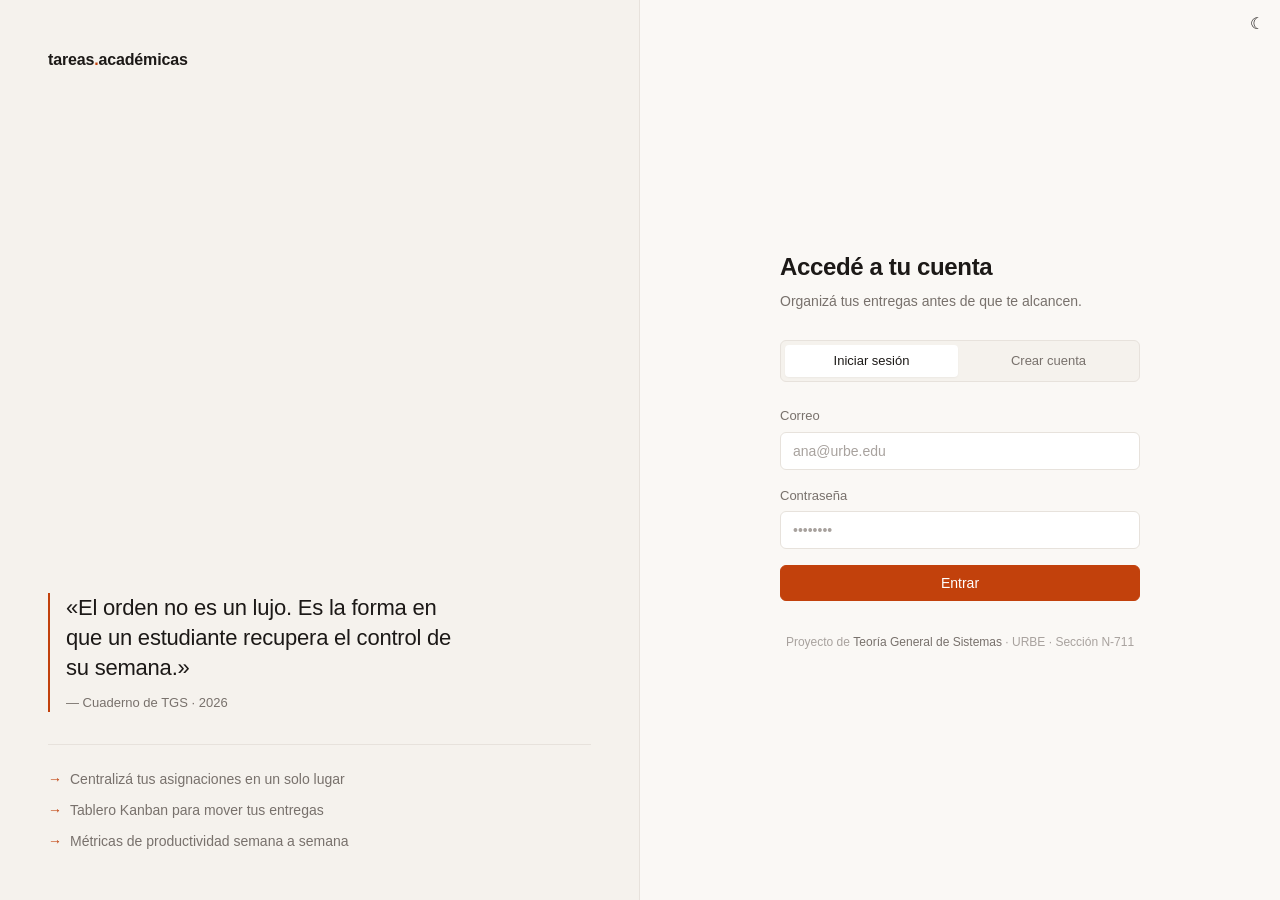
<file: app/frontend/index.html>
<!doctype html>
<html lang="es">
<head>
  <meta charset="utf-8">
  <meta name="viewport" content="width=device-width, initial-scale=1">
  <title>Cargando… · Gestión de Tareas Académicas</title>

  <script>
    // Redirige inmediatamente según exista o no token.
    // Se ejecuta antes de que se pinte nada → cero flash.
    location.replace(
      localStorage.getItem("access_token") ? "app.html" : "login.html"
    );
  </script>
</head>
<body>
  <noscript>
    <p>Necesitás activar JavaScript para usar la aplicación.</p>
    <p><a href="login.html">Ir al inicio de sesión</a></p>
  </noscript>
</body>
</html>
</file>
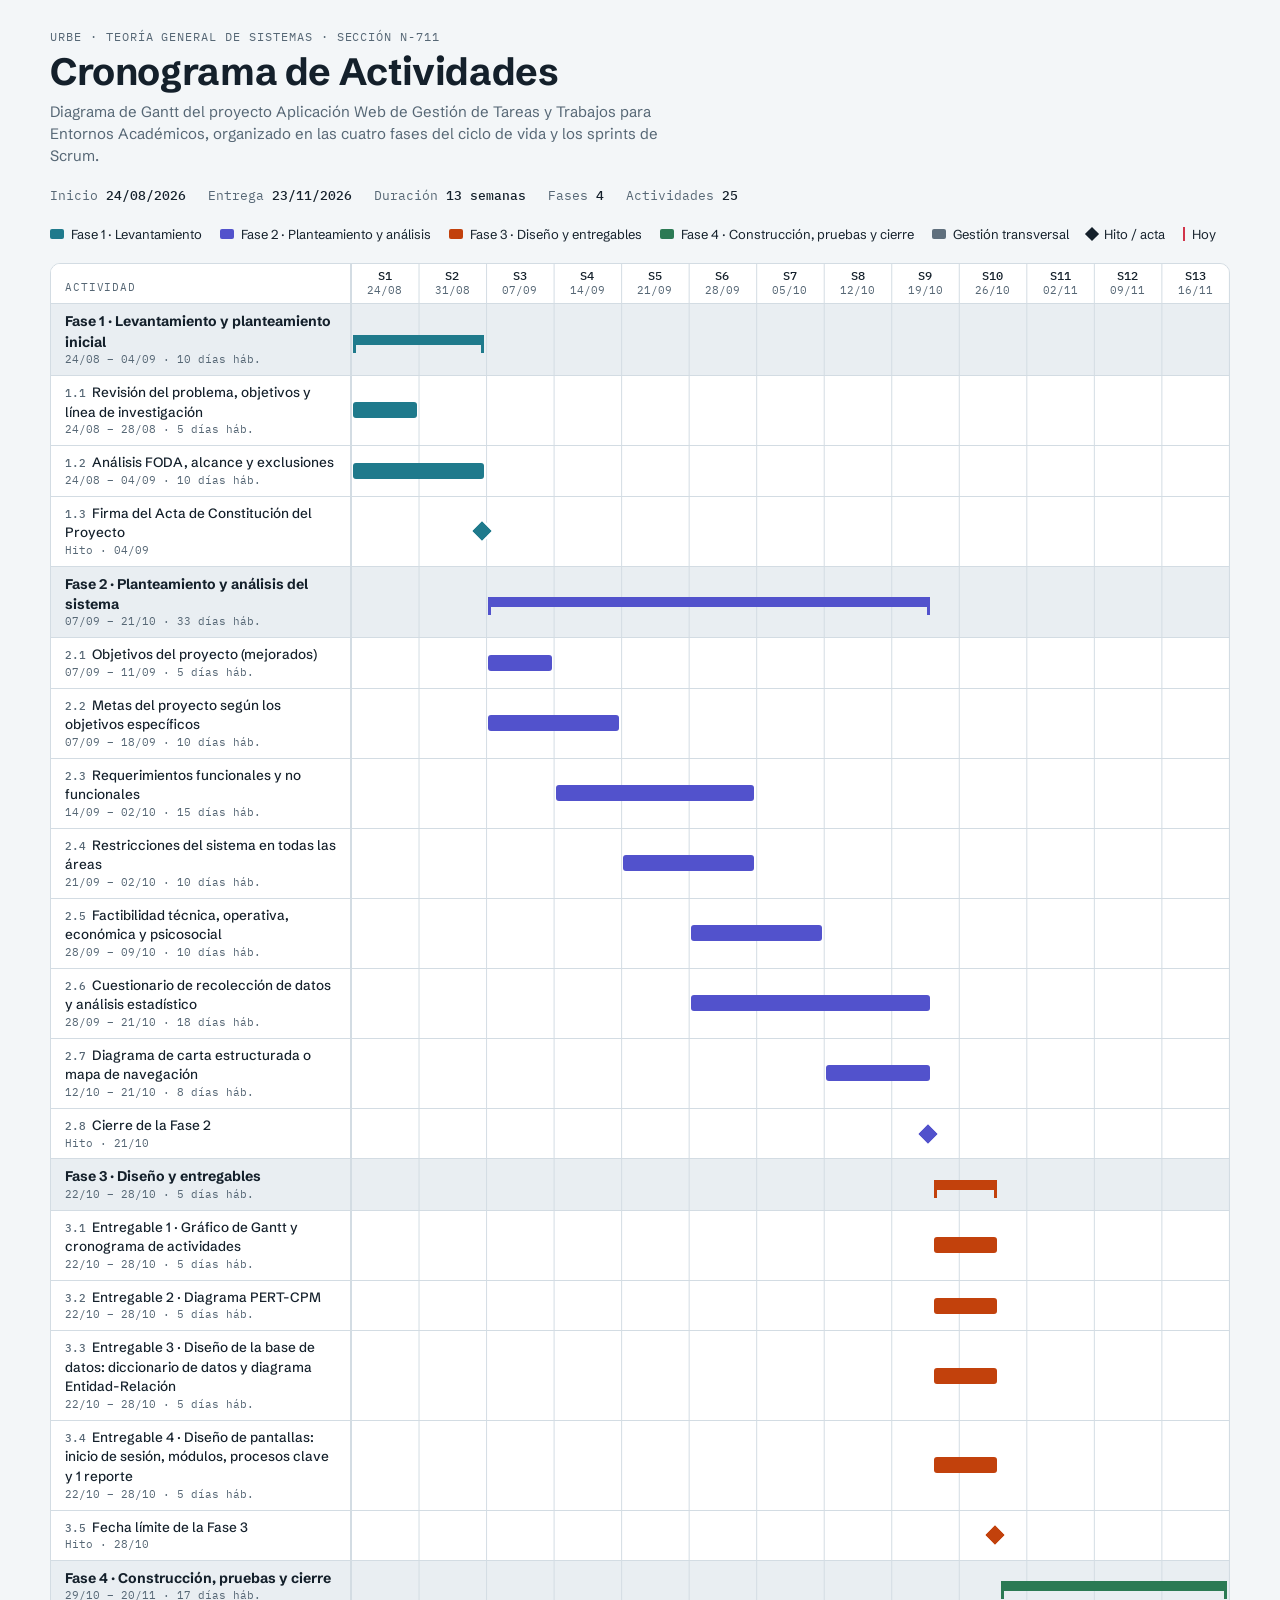
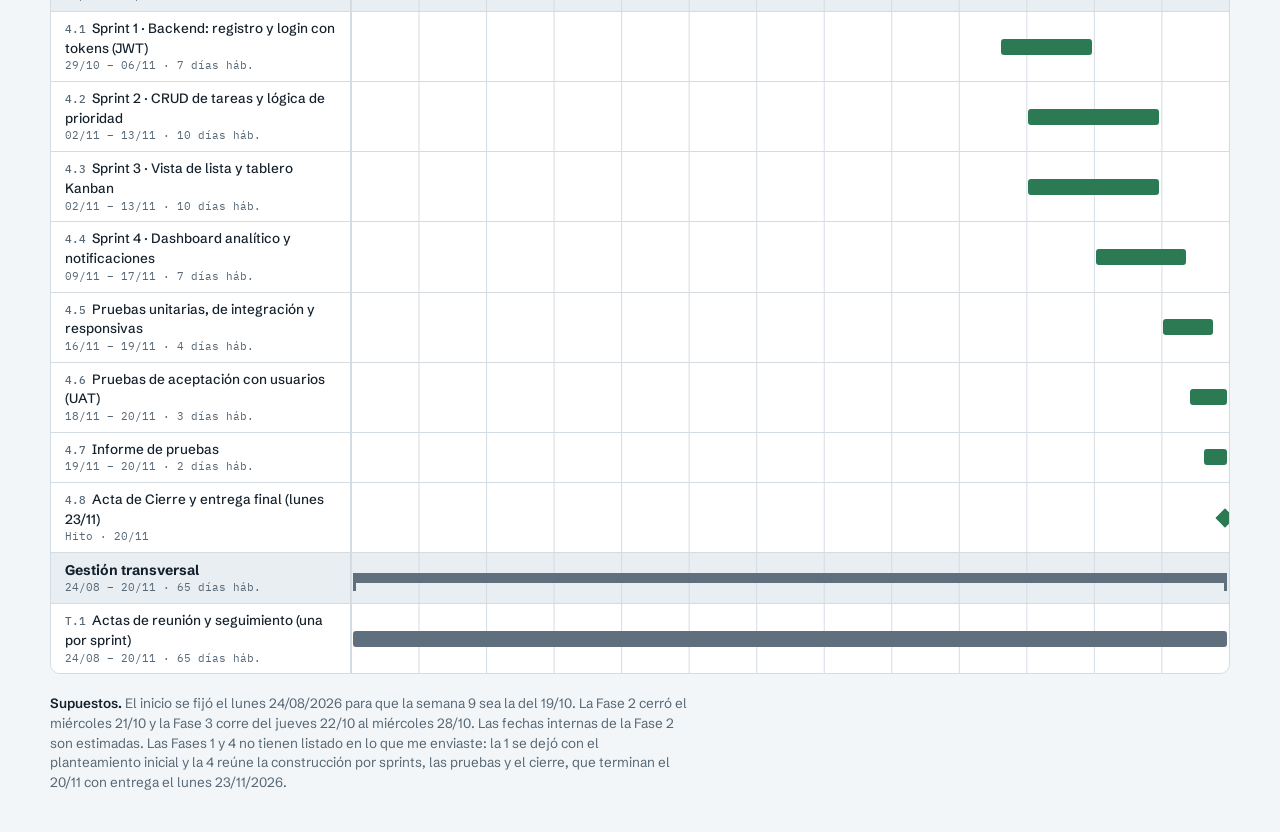
<file: Documentacion/Cronograma de Actividades.html>
<!doctype html><html><head><meta charset=utf8><meta name=viewport content="width=device-width,initial-scale=1,viewport-fit=cover"><style>:root{color-scheme:light;box-sizing:border-box;padding-top:env(safe-area-inset-top,0px);padding-bottom:env(safe-area-inset-bottom,0px)}html{scroll-padding-top:env(safe-area-inset-top,0px)}body{margin:0;padding:0;font:14px -apple-system,BlinkMacSystemFont,sans-serif;background:#fff;color:#000}img{max-width:100%}[hidden]:not([hidden=until-found i]){display:none!important}</style></head><body>
<title>Cronograma de Actividades</title>
<meta name="claude:viewport-fit-sides" content="cover">
<link rel="stylesheet" href="https://fonts.googleapis.com/css2?family=IBM+Plex+Mono:wght@400;500&family=Schibsted+Grotesk:wght@400;500;600;700&display=swap">
<style>
/* Layout: plano de obra. Columna de actividades fija a la izquierda, 13 semanas a la derecha, barras de fase en color y marcador "hoy". */
:root {
  --bg: #f3f6f8;
  --surface: #ffffff;
  --surface2: #e9eef2;
  --fg: #14202b;
  --muted: #566775;
  --line: #d3dce3;
  --f1: #1f7a8c;
  --f2: #5252cc;
  --f3: #c2410c;
  --f4: #2b7a54;
  --fx: #5f6f7d;
  --on-bar: #ffffff;
  --today: #d1344a;
  --display: "Schibsted Grotesk", system-ui, -apple-system, "Segoe UI", sans-serif;
  --mono: "IBM Plex Mono", ui-monospace, Menlo, Consolas, monospace;
  --label: min(300px, 46vw);
  --wk: 40px;
}
@media (prefers-color-scheme: dark) {
  :root:not([data-theme="light"]) {
    --bg: #0e1a22; --surface: #14232d; --surface2: #1b2d39; --fg: #e5edf2; --muted: #93a5b3; --line: #28394548;
    --f1: #4fb3c6; --f2: #9293f2; --f3: #f28b57; --f4: #5fc08a; --fx: #9aa9b6; --on-bar: #0a141a; --today: #ff6f86;
    color-scheme: dark;
  }
}
:root[data-theme="dark"] {
  --bg: #0e1a22; --surface: #14232d; --surface2: #1b2d39; --fg: #e5edf2; --muted: #93a5b3; --line: #28394548;
  --f1: #4fb3c6; --f2: #9293f2; --f3: #f28b57; --f4: #5fc08a; --fx: #9aa9b6; --on-bar: #0a141a; --today: #ff6f86;
  color-scheme: dark;
}
* { box-sizing: border-box; }
body {
  background: var(--bg); color: var(--fg); font-family: var(--display); font-size: 15px; line-height: 1.45;
  margin: 0; padding-block: 28px 40px;
  padding-left: max(16px, env(safe-area-inset-left, 0px));
  padding-right: max(16px, env(safe-area-inset-right, 0px));
}
.wrap { max-width: 1180px; margin: 0 auto; display: flex; flex-direction: column; gap: 20px; }
.eyebrow { font-family: var(--mono); font-size: 12px; letter-spacing: .08em; text-transform: uppercase; color: var(--muted); margin: 0 0 6px; }
h1 { font-size: clamp(26px, 4.4vw, 38px); line-height: 1.1; margin: 0 0 8px; font-weight: 700; text-wrap: balance; letter-spacing: -.01em; }
.sub { margin: 0; color: var(--muted); max-width: 70ch; }
.meta { display: flex; flex-wrap: wrap; gap: 8px 22px; font-family: var(--mono); font-size: 12.5px; color: var(--muted); }
.meta b { color: var(--fg); font-weight: 500; }
.legend { display: flex; flex-wrap: wrap; gap: 8px 18px; font-size: 13px; }
.legend span { display: inline-flex; align-items: center; gap: 7px; }
.sw { width: 14px; height: 10px; border-radius: 2px; display: inline-block; }
.dm { width: 10px; height: 10px; transform: rotate(45deg); background: var(--fg); display: inline-block; }
.tl { width: 2px; height: 14px; background: var(--today); display: inline-block; }
.chart { overflow-x: auto; background: var(--surface); border: 1px solid var(--line); border-radius: 10px; }
.inner { position: relative; min-width: calc(var(--label) + 13 * var(--wk)); }
.row { display: grid; grid-template-columns: var(--label) 1fr; border-bottom: 1px solid var(--line); min-height: 40px; }
.row:last-child { border-bottom: 0; }
.lab { position: sticky; left: 0; z-index: 3; background: var(--surface); padding: 7px 12px 7px 14px; display: flex; flex-direction: column; justify-content: center; min-width: 0; border-right: 1px solid var(--line); }
.t { font-size: 13.5px; font-weight: 500; overflow-wrap: anywhere; }
.d { font-family: var(--mono); font-size: 11px; color: var(--muted); font-variant-numeric: tabular-nums; }
.n { font-family: var(--mono); font-size: 11px; color: var(--muted); margin-right: 6px; font-variant-numeric: tabular-nums; }
.track { display: grid; grid-template-columns: repeat(13, 1fr); align-items: center; padding-block: 11px;
  background-image: linear-gradient(to right, var(--line) 1px, transparent 1px); background-size: calc(100% / 13) 100%; }
.bar { height: 16px; border-radius: 3px; margin-inline: 2px; background: var(--c); }
.ms { justify-self: start; width: 14px; height: 14px; transform: rotate(45deg); background: var(--c); margin-right: 3px; outline: 2px solid var(--surface); }
.phase { background: var(--surface2); }
.phase .lab { background: var(--surface2); }
.phase .t { font-weight: 700; font-size: 14px; }
.phase .bar { height: 10px; border-radius: 0; position: relative; }
.phase .bar::before, .phase .bar::after { content: ""; position: absolute; top: 0; width: 3px; height: 18px; background: var(--c); }
.phase .bar::before { left: 0; } .phase .bar::after { right: 0; }
.head { background: var(--surface); }
.head .lab { justify-content: flex-end; font-family: var(--mono); font-size: 11px; color: var(--muted); text-transform: uppercase; letter-spacing: .08em; }
.head .track { padding-block: 0; align-items: stretch; }
.wkc { text-align: center; padding: 5px 0; font-family: var(--mono); font-size: 10.5px; line-height: 1.25; color: var(--muted); font-variant-numeric: tabular-nums; }
.wkc b { display: block; color: var(--fg); font-weight: 500; font-size: 11.5px; }
.f1 { --c: var(--f1); } .f2 { --c: var(--f2); } .f3 { --c: var(--f3); } .f4 { --c: var(--f4); } .fx { --c: var(--fx); }
.today { position: absolute; top: 0; bottom: 0; width: 2px; background: var(--today); z-index: 2; pointer-events: none;
  left: calc(var(--label) + (100% - var(--label)) * var(--p)); }
.today span { position: absolute; top: 2px; left: 5px; font-family: var(--mono); font-size: 10px; color: var(--today); white-space: nowrap; background: var(--surface); padding: 0 3px; }
.notes { font-size: 13.5px; color: var(--muted); max-width: 80ch; margin: 0; }
.notes b { color: var(--fg); font-weight: 600; }
</style>

<div class="wrap">
  <header>
    <p class="eyebrow">URBE · Teoría General de Sistemas · Sección N-711</p>
    <h1>Cronograma de Actividades</h1>
    <p class="sub">Diagrama de Gantt del proyecto Aplicación Web de Gestión de Tareas y Trabajos para Entornos Académicos, organizado en las cuatro fases del ciclo de vida y los sprints de Scrum.</p>
  </header>

  <div class="meta">
    <span>Inicio <b>24/08/2026</b></span>
    <span>Entrega <b>23/11/2026</b></span>
    <span>Duración <b>13 semanas</b></span>
    <span>Fases <b>4</b></span>
    <span>Actividades <b id="count">0</b></span>
  </div>

  <div class="legend">
    <span><i class="sw" style="background:var(--f1)"></i>Fase 1 · Levantamiento</span>
    <span><i class="sw" style="background:var(--f2)"></i>Fase 2 · Planteamiento y análisis</span>
    <span><i class="sw" style="background:var(--f3)"></i>Fase 3 · Diseño y entregables</span>
    <span><i class="sw" style="background:var(--f4)"></i>Fase 4 · Construcción, pruebas y cierre</span>
    <span><i class="sw" style="background:var(--fx)"></i>Gestión transversal</span>
    <span><i class="dm"></i>Hito / acta</span>
    <span><i class="tl"></i>Hoy</span>
  </div>

  <div class="chart" role="region" aria-label="Diagrama de Gantt" tabindex="0">
    <div class="inner" id="gantt"></div>
  </div>

  <p class="notes"><b>Supuestos.</b> El inicio se fijó el lunes 24/08/2026 para que la semana 9 sea la del 19/10. La Fase 2 cerró el miércoles 21/10 y la Fase 3 corre del jueves 22/10 al miércoles 28/10. Las fechas internas de la Fase 2 son estimadas. Las Fases 1 y 4 no tienen listado en lo que me enviaste: la 1 se dejó con el planteamiento inicial y la 4 reúne la construcción por sprints, las pruebas y el cierre, que terminan el 20/11 con entrega el lunes 23/11/2026.</p>
</div>

<script>
var START = new Date(2026, 7, 24);
var WEEKS = 13;
var DATA = [
  { cls: "f1", name: "Fase 1 · Levantamiento y planteamiento inicial", s: 1, e: 2, items: [
    { n: "1.1", t: "Revisión del problema, objetivos y línea de investigación", s: 1, e: 1 },
    { n: "1.2", t: "Análisis FODA, alcance y exclusiones", s: 1, e: 2 },
    { n: "1.3", t: "Firma del Acta de Constitución del Proyecto", s: 2, e: 2, ms: true }
  ]},
  { cls: "f2", name: "Fase 2 · Planteamiento y análisis del sistema", s: 3, e: 9, d: 2, items: [
    { n: "2.1", t: "Objetivos del proyecto (mejorados)", s: 3, e: 3 },
    { n: "2.2", t: "Metas del proyecto según los objetivos específicos", s: 3, e: 4 },
    { n: "2.3", t: "Requerimientos funcionales y no funcionales", s: 4, e: 6 },
    { n: "2.4", t: "Restricciones del sistema en todas las áreas", s: 5, e: 6 },
    { n: "2.5", t: "Factibilidad técnica, operativa, económica y psicosocial", s: 6, e: 7 },
    { n: "2.6", t: "Cuestionario de recolección de datos y análisis estadístico", s: 6, e: 9, d: 2 },
    { n: "2.7", t: "Diagrama de carta estructurada o mapa de navegación", s: 8, e: 9, d: 2 },
    { n: "2.8", t: "Cierre de la Fase 2", s: 9, e: 9, d: 2, ms: true }
  ]},
  { cls: "f3", name: "Fase 3 · Diseño y entregables", s: 9, e: 10, d: 2, sd: 3, items: [
    { n: "3.1", t: "Entregable 1 · Gráfico de Gantt y cronograma de actividades", s: 9, e: 10, d: 2, sd: 3 },
    { n: "3.2", t: "Entregable 2 · Diagrama PERT-CPM", s: 9, e: 10, d: 2, sd: 3 },
    { n: "3.3", t: "Entregable 3 · Diseño de la base de datos: diccionario de datos y diagrama Entidad-Relación", s: 9, e: 10, d: 2, sd: 3 },
    { n: "3.4", t: "Entregable 4 · Diseño de pantallas: inicio de sesión, módulos, procesos clave y 1 reporte", s: 9, e: 10, d: 2, sd: 3 },
    { n: "3.5", t: "Fecha límite de la Fase 3", s: 10, e: 10, d: 2, ms: true }
  ]},
  { cls: "f4", name: "Fase 4 · Construcción, pruebas y cierre", s: 10, e: 13, sd: 3, items: [
    { n: "4.1", t: "Sprint 1 · Backend: registro y login con tokens (JWT)", s: 10, e: 11, sd: 3 },
    { n: "4.2", t: "Sprint 2 · CRUD de tareas y lógica de prioridad", s: 11, e: 12 },
    { n: "4.3", t: "Sprint 3 · Vista de lista y tablero Kanban", s: 11, e: 12 },
    { n: "4.4", t: "Sprint 4 · Dashboard analítico y notificaciones", s: 12, e: 13, d: 1 },
    { n: "4.5", t: "Pruebas unitarias, de integración y responsivas", s: 13, e: 13, d: 3 },
    { n: "4.6", t: "Pruebas de aceptación con usuarios (UAT)", s: 13, e: 13, sd: 2 },
    { n: "4.7", t: "Informe de pruebas", s: 13, e: 13, sd: 3 },
    { n: "4.8", t: "Acta de Cierre y entrega final (lunes 23/11)", s: 13, e: 13, ms: true }
  ]},
  { cls: "fx", name: "Gestión transversal", s: 1, e: 13, items: [
    { n: "T.1", t: "Actas de reunión y seguimiento (una por sprint)", s: 1, e: 13 }
  ]}
];

function p2(n) { return (n < 10 ? "0" : "") + n; }
function fmt(d) { return p2(d.getDate()) + "/" + p2(d.getMonth() + 1); }
function wkStart(w) { return new Date(2026, 7, 24 + (w - 1) * 7); }
function wkEnd(w, d) { return new Date(2026, 7, 24 + (w - 1) * 7 + (d == null ? 4 : d)); }
function range(s, e, d, sd) { return fmt(sd ? new Date(2026, 7, 24 + (s - 1) * 7 + sd) : wkStart(s)) + " – " + fmt(wkEnd(e, d)); }
function bd(s, e, d, sd) { return (e - s) * 5 + (d == null ? 4 : d) - (sd || 0) + 1; }
function esc(s) { return String(s).replace(/&/g, "&amp;").replace(/</g, "&lt;"); }

var html = '<div class="row head"><div class="lab">Actividad</div><div class="track">';
for (var w = 1; w <= WEEKS; w++) html += '<div class="wkc"><b>S' + w + '</b>' + fmt(wkStart(w)) + '</div>';
html += '</div></div>';

function barStyle(s, e, d, sd) {
  var a = (s - 1) + (sd || 0) / 5, b = (e - 1) + ((d == null ? 4 : d) + 1) / 5;
  return "grid-column:1/-1;justify-self:start;margin-left:calc(" + (a / WEEKS * 100).toFixed(3) + "% + 2px);width:calc(" + ((b - a) / WEEKS * 100).toFixed(3) + "% - 4px)";
}
function msStyle(e, d) {
  var x = (e - 1) + ((d == null ? 4 : d) + 1) / 5;
  return "grid-column:1/-1;justify-self:start;margin-right:0;margin-left:calc(" + (x / WEEKS * 100).toFixed(3) + "% - 11px)";
}
var count = 0;
DATA.forEach(function (ph) {
  html += '<div class="row phase ' + ph.cls + '"><div class="lab"><span class="t">' + esc(ph.name) + '</span><span class="d">' + range(ph.s, ph.e, ph.d, ph.sd) + ' · ' + bd(ph.s, ph.e, ph.d, ph.sd) + ' días háb.</span></div>' +
    '<div class="track"><div class="bar" style="' + barStyle(ph.s, ph.e, ph.d, ph.sd) + '"></div></div></div>';
  ph.items.forEach(function (it) {
    count++;
    var dates = it.ms ? 'Hito · ' + fmt(wkEnd(it.e, it.d)) : range(it.s, it.e, it.d, it.sd) + ' · ' + bd(it.s, it.e, it.d, it.sd) + ' días háb.';
    var mark = it.ms
      ? '<div class="ms" style="' + msStyle(it.e, it.d) + '"></div>'
      : '<div class="bar" style="' + barStyle(it.s, it.e, it.d, it.sd) + '"></div>';
    html += '<div class="row item ' + ph.cls + '"><div class="lab"><span class="t"><span class="n">' + it.n + '</span>' + esc(it.t) + '</span><span class="d">' + dates + '</span></div>' +
      '<div class="track">' + mark + '</div></div>';
  });
});

var days = (Date.now() - START.getTime()) / 86400000;
if (days >= 0 && days < WEEKS * 7) {
  html += '<div class="today" style="--p:' + (days / (WEEKS * 7)).toFixed(4) + '"><span>Hoy ' + fmt(new Date()) + '</span></div>';
}
document.getElementById("gantt").innerHTML = html;
document.getElementById("count").textContent = count;
</script>

</body></html>
</file>
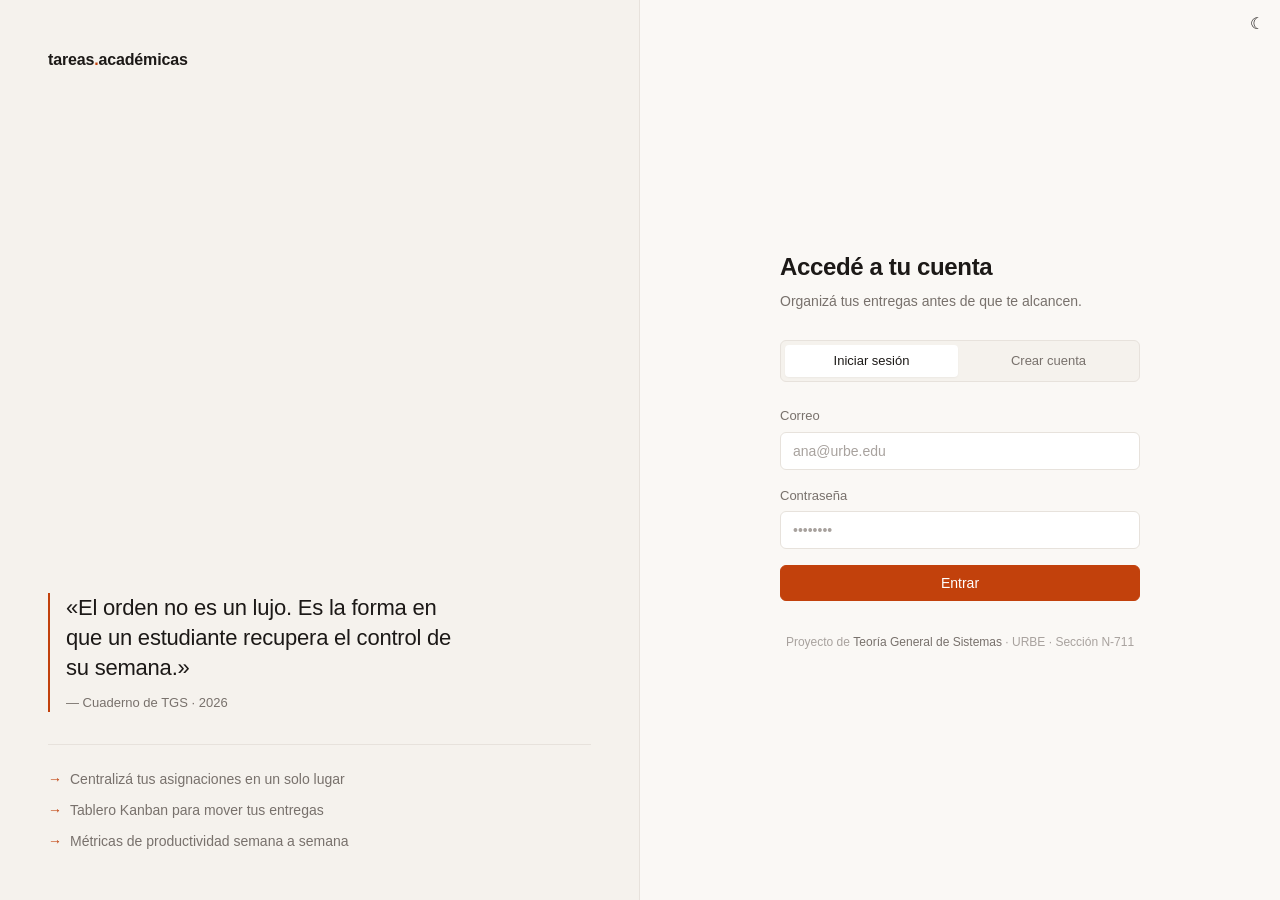
<file: app/frontend/login.html>
<!doctype html>
<html lang="es">
<head>
  <meta charset="utf-8">
  <meta name="viewport" content="width=device-width, initial-scale=1">
  <title>Acceder · Gestión de Tareas Académicas</title>

  <link rel="stylesheet" href="css/base.css">
  <link rel="stylesheet" href="css/auth.css">

  <script>
    // Guard de sesión: si ya hay token, directo a la app.
    if (localStorage.getItem("access_token")) location.replace("app.html");

    // Tema antes del primer paint (evita flash blanco→oscuro).
    (function () {
      const t = localStorage.getItem("theme")
        || (window.matchMedia("(prefers-color-scheme: dark)").matches ? "dark" : "light");
      document.documentElement.dataset.theme = t;
    })();
  </script>
</head>
<body>

  <main class="auth-layout">

    <!-- ─── Aside: branding editorial ─────────────────────── -->
    <aside class="auth-aside">
      <div class="auth-brand">
        <span class="brand-name">tareas<span class="brand-dot">.</span>académicas</span>
      </div>

      <blockquote class="auth-quote">
        <p>«El orden no es un lujo. Es la forma en que un estudiante recupera el control de su semana.»</p>
        <footer>— Cuaderno de TGS · 2026</footer>
      </blockquote>

      <ul class="auth-features">
        <li>Centralizá tus asignaciones en un solo lugar</li>
        <li>Tablero Kanban para mover tus entregas</li>
        <li>Métricas de productividad semana a semana</li>
      </ul>
    </aside>

    <!-- ─── Panel: formularios ────────────────────────────── -->
    <section class="auth-panel">

      <button class="theme-toggle" data-theme-toggle
              aria-label="Cambiar tema" title="Cambiar tema">
        <span data-theme-icon>◐</span>
      </button>

      <div class="auth-card">

        <header class="auth-header">
          <h1 class="auth-title">Accedé a tu cuenta</h1>
          <p class="auth-subtitle">Organizá tus entregas antes de que te alcancen.</p>
        </header>

        <div class="auth-tabs" role="tablist" aria-label="Acceso">
          <button role="tab" class="auth-tab is-active" data-tab="login" aria-selected="true">
            Iniciar sesión
          </button>
          <button role="tab" class="auth-tab" data-tab="registro" aria-selected="false">
            Crear cuenta
          </button>
        </div>

        <!-- Panel: Login -->
        <div class="auth-form" data-form-panel="login">
          <form data-form="login" method="post" onsubmit="return false" novalidate>
            <div class="field">
              <label for="login-email">Correo</label>
              <input id="login-email" name="email" type="email"
                     autocomplete="email" required
                     placeholder="ana@urbe.edu" spellcheck="false">
            </div>
            <div class="field">
              <label for="login-password">Contraseña</label>
              <input id="login-password" name="password" type="password"
                     autocomplete="current-password" required
                     placeholder="••••••••">
            </div>
            <p class="form-error" data-error-for="login" hidden></p>
            <button type="submit" class="btn btn-primary btn-block">Entrar</button>
          </form>
        </div>

        <!-- Panel: Registro -->
        <div class="auth-form" data-form-panel="registro" hidden>
          <form data-form="registro" method="post" onsubmit="return false" novalidate>
            <div class="field">
              <label for="reg-nombre">Nombre completo</label>
              <input id="reg-nombre" name="nombre" type="text"
                     autocomplete="name" required minlength="2" maxlength="100"
                     placeholder="Ana Pérez">
            </div>
            <div class="field">
              <label for="reg-email">Correo</label>
              <input id="reg-email" name="email" type="email"
                     autocomplete="email" required
                     placeholder="ana@urbe.edu" spellcheck="false">
            </div>
            <div class="field">
              <label for="reg-password">Contraseña</label>
              <input id="reg-password" name="password" type="password"
                     autocomplete="new-password" required minlength="8" maxlength="128"
                     placeholder="Mínimo 8 caracteres">
            </div>
            <p class="form-error" data-error-for="registro" hidden></p>
            <button type="submit" class="btn btn-primary btn-block">Crear cuenta</button>
          </form>
        </div>

      </div>

      <p class="auth-footer">
        Proyecto de <strong>Teoría General de Sistemas</strong> · URBE · Sección N-711
      </p>
    </section>

  </main>

  <script type="module" src="js/auth.js"></script>
</body>
</html>
</file>
<file: app/frontend/css/base.css>
/* ==========================================================================
   base.css — Reset, variables de tema, primitivas compartidas
   ========================================================================== */

/* ─── Tokens: tema claro (default) ─────────────────────────────────────── */
:root {
  --bg:           #faf8f5;
  --surface:      #ffffff;
  --surface-2:    #f5f2ed;
  --border:       #e7e2dc;
  --border-strong:#d6cfc6;
  --text:         #1c1917;
  --text-muted:   #78716c;
  --text-dim:     #a8a29e;

  --accent:       #c2410c;
  --accent-hover: #9a3412;
  --accent-soft:  #fef3ec;

  --danger:       #b91c1c;
  --danger-soft:  #fef2f2;
  --success:      #15803d;
  --success-soft: #f0fdf4;
  --warning:      #b45309;
  --warning-soft: #fffbeb;

  --radius-sm: 4px;
  --radius:    6px;
  --radius-lg: 10px;

  --shadow-sm: 0 1px 2px rgba(28, 25, 23, 0.04);
  --shadow:    0 4px 12px rgba(28, 25, 23, 0.06);
  --shadow-lg: 0 20px 60px rgba(28, 25, 23, 0.18);

  --font-sans: -apple-system, BlinkMacSystemFont, "Segoe UI", Roboto,
               "Helvetica Neue", Arial, sans-serif;
  --font-mono: ui-monospace, SFMono-Regular, "SF Mono", Menlo,
               Consolas, monospace;

  color-scheme: light;
}

/* ─── Tokens: tema oscuro ──────────────────────────────────────────────── */
[data-theme="dark"] {
  --bg:           #18181b;
  --surface:      #1f1f23;
  --surface-2:    #26262b;
  --border:       #2d2d32;
  --border-strong:#3f3f46;
  --text:         #fafaf9;
  --text-muted:   #a1a1aa;
  --text-dim:     #71717a;

  --accent:       #fb923c;
  --accent-hover: #fdba74;
  --accent-soft:  #3a2415;

  --danger:       #f87171;
  --danger-soft:  #3b1414;
  --success:      #4ade80;
  --success-soft: #14311f;
  --warning:      #fbbf24;
  --warning-soft: #3a2a0f;

  --shadow-sm: 0 1px 2px rgba(0, 0, 0, 0.3);
  --shadow:    0 4px 12px rgba(0, 0, 0, 0.3);
  --shadow-lg: 0 20px 60px rgba(0, 0, 0, 0.6);

  color-scheme: dark;
}

/* ─── Reset ────────────────────────────────────────────────────────────── */
*, *::before, *::after { box-sizing: border-box; }

html {
  -webkit-text-size-adjust: 100%;
  font-feature-settings: "kern" 1, "liga" 1, "calt" 1;
}

body {
  margin: 0;
  font-family: var(--font-sans);
  font-size: 15px;
  line-height: 1.5;
  color: var(--text);
  background: var(--bg);
  -webkit-font-smoothing: antialiased;
  -moz-osx-font-smoothing: grayscale;
  font-variant-numeric: tabular-nums;
}

h1, h2, h3, h4, p, figure, blockquote, ul, ol {
  margin: 0;
  padding: 0;
}
ul, ol { list-style: none; }

img, svg, canvas {
  display: block;
  max-width: 100%;
}

button, input, select, textarea {
  font: inherit;
  color: inherit;
}

button {
  background: none;
  border: none;
  padding: 0;
  cursor: pointer;
}

a {
  color: var(--accent);
  text-decoration: none;
}
a:hover { text-decoration: underline; }

/* Focus visible consistente en todo el sitio */
:focus-visible {
  outline: 2px solid var(--accent);
  outline-offset: 2px;
  border-radius: var(--radius-sm);
}

::selection {
  background: var(--accent-soft);
  color: var(--accent);
}

/* ─── Tipografía ───────────────────────────────────────────────────────── */
.brand-name {
  font-weight: 600;
  letter-spacing: -0.01em;
  font-size: 1rem;
  color: var(--text);
}
.brand-dot { color: var(--accent); }

/* ─── Botones ──────────────────────────────────────────────────────────── */
.btn {
  display: inline-flex;
  align-items: center;
  justify-content: center;
  gap: 0.4rem;
  height: 36px;
  padding: 0 0.875rem;
  border-radius: var(--radius);
  border: 1px solid transparent;
  font-size: 0.875rem;
  font-weight: 500;
  line-height: 1;
  transition: background-color 150ms ease, border-color 150ms ease,
              color 150ms ease, transform 100ms ease;
  white-space: nowrap;
}
.btn:active { transform: translateY(1px); }

.btn-primary {
  background: var(--accent);
  color: #fff;
  border-color: var(--accent);
}
[data-theme="dark"] .btn-primary { color: #18181b; }
.btn-primary:hover { background: var(--accent-hover); border-color: var(--accent-hover); }

.btn-ghost {
  background: transparent;
  color: var(--text-muted);
  border-color: var(--border);
}
.btn-ghost:hover { color: var(--text); border-color: var(--border-strong); }

.btn-block { width: 100%; }
.btn-sm    { height: 30px; padding: 0 0.625rem; font-size: 0.8125rem; }

.icon-btn {
  display: inline-flex;
  align-items: center;
  justify-content: center;
  width: 32px;
  height: 32px;
  border-radius: var(--radius);
  color: var(--text-muted);
  transition: background-color 150ms ease, color 150ms ease;
}
.icon-btn:hover {
  background: var(--surface-2);
  color: var(--text);
}

/* ─── Formularios ──────────────────────────────────────────────────────── */
.field {
  display: flex;
  flex-direction: column;
  gap: 0.375rem;
  margin-bottom: 1rem;
}
.field:last-child { margin-bottom: 0; }

.field > label {
  font-size: 0.8125rem;
  font-weight: 500;
  color: var(--text-muted);
}
.field > label .hint {
  font-weight: 400;
  color: var(--text-dim);
  font-size: 0.75rem;
}

.field input,
.field select,
.field textarea {
  width: 100%;
  height: 38px;
  padding: 0 0.75rem;
  background: var(--surface);
  border: 1px solid var(--border);
  border-radius: var(--radius);
  color: var(--text);
  font-size: 0.875rem;
  transition: border-color 150ms ease, background-color 150ms ease;
}
.field textarea {
  height: auto;
  padding: 0.5rem 0.75rem;
  resize: vertical;
  min-height: 72px;
  line-height: 1.5;
}
.field input::placeholder,
.field textarea::placeholder { color: var(--text-dim); }

.field input:hover,
.field select:hover,
.field textarea:hover { border-color: var(--border-strong); }

.field input:focus,
.field select:focus,
.field textarea:focus {
  outline: none;
  border-color: var(--accent);
  box-shadow: 0 0 0 3px var(--accent-soft);
}

.field-row {
  display: grid;
  grid-template-columns: 1fr 1fr;
  gap: 1rem;
}

.form-error {
  margin: 0.5rem 0 1rem;
  padding: 0.5rem 0.75rem;
  font-size: 0.8125rem;
  color: var(--danger);
  background: var(--danger-soft);
  border: 1px solid currentColor;
  border-radius: var(--radius-sm);
}

/* ─── Theme toggle (base) ──────────────────────────────────────────────── */
[data-theme-toggle] {
  font-size: 1rem;
  line-height: 1;
  user-select: none;
}
[data-theme-icon] {
  display: inline-block;
  transition: transform 200ms ease;
}
[data-theme-toggle]:hover [data-theme-icon] { transform: rotate(20deg); }

/* ─── Estado vacío ─────────────────────────────────────────────────────── */
.empty-state {
  padding: 3rem 1rem;
  text-align: center;
  color: var(--text-muted);
  font-size: 0.875rem;
}
.empty-icon {
  display: block;
  margin: 0 auto 0.75rem;
  width: 40px;
  height: 40px;
  display: flex;
  align-items: center;
  justify-content: center;
  border: 1px dashed var(--border-strong);
  border-radius: 50%;
  color: var(--text-dim);
  font-size: 1rem;
}
</file>
<file: app/frontend/css/auth.css>
/* ==========================================================================
   auth.css — Login y registro
   ========================================================================== */

.auth-layout {
  min-height: 100dvh;
  display: grid;
  grid-template-columns: 1fr 1fr;
}

/* ─── Aside editorial (izquierda) ──────────────────────────────────────── */
.auth-aside {
  padding: 3rem;
  display: flex;
  flex-direction: column;
  justify-content: space-between;
  gap: 2rem;
  background: var(--surface-2);
  border-right: 1px solid var(--border);
}

.auth-brand { margin-bottom: auto; }

.auth-quote {
  max-width: 34ch;
  font-size: 1.375rem;
  line-height: 1.35;
  font-weight: 500;
  color: var(--text);
  letter-spacing: -0.01em;
  border-left: 2px solid var(--accent);
  padding-left: 1rem;
}
.auth-quote footer {
  margin-top: 0.75rem;
  font-size: 0.8125rem;
  color: var(--text-muted);
  font-weight: 400;
  letter-spacing: 0;
}

.auth-features {
  display: flex;
  flex-direction: column;
  gap: 0.625rem;
  padding-top: 1.5rem;
  border-top: 1px solid var(--border);
  font-size: 0.875rem;
  color: var(--text-muted);
}
.auth-features li::before {
  content: "→";
  color: var(--accent);
  margin-right: 0.5rem;
}

/* ─── Panel de formularios (derecha) ───────────────────────────────────── */
.auth-panel {
  position: relative;
  display: flex;
  flex-direction: column;
  justify-content: center;
  align-items: center;
  padding: 3rem 1.5rem;
}

.auth-panel > .theme-toggle {
  position: absolute;
  top: 1rem;
  right: 1rem;
}

.auth-card {
  width: 100%;
  max-width: 360px;
}

.auth-header {
  margin-bottom: 1.75rem;
}
.auth-title {
  font-size: 1.5rem;
  font-weight: 600;
  letter-spacing: -0.015em;
  color: var(--text);
}
.auth-subtitle {
  margin-top: 0.375rem;
  font-size: 0.875rem;
  color: var(--text-muted);
}

/* ─── Tabs ─────────────────────────────────────────────────────────────── */
.auth-tabs {
  display: flex;
  gap: 0.25rem;
  padding: 0.25rem;
  margin-bottom: 1.5rem;
  background: var(--surface-2);
  border: 1px solid var(--border);
  border-radius: var(--radius);
}
.auth-tab {
  flex: 1;
  height: 32px;
  border-radius: var(--radius-sm);
  font-size: 0.8125rem;
  font-weight: 500;
  color: var(--text-muted);
  transition: background-color 150ms ease, color 150ms ease;
}
.auth-tab:hover { color: var(--text); }
.auth-tab.is-active {
  background: var(--surface);
  color: var(--text);
  box-shadow: var(--shadow-sm);
}

/* ─── Footer ───────────────────────────────────────────────────────────── */
.auth-footer {
  margin-top: 2rem;
  font-size: 0.75rem;
  color: var(--text-dim);
  text-align: center;
  max-width: 360px;
}
.auth-footer strong {
  font-weight: 500;
  color: var(--text-muted);
}

/* ─── Responsive ───────────────────────────────────────────────────────── */
@media (max-width: 900px) {
  .auth-layout { grid-template-columns: 1fr; }
  .auth-aside  { display: none; }
  .auth-panel  { min-height: 100dvh; }
}
</file>
